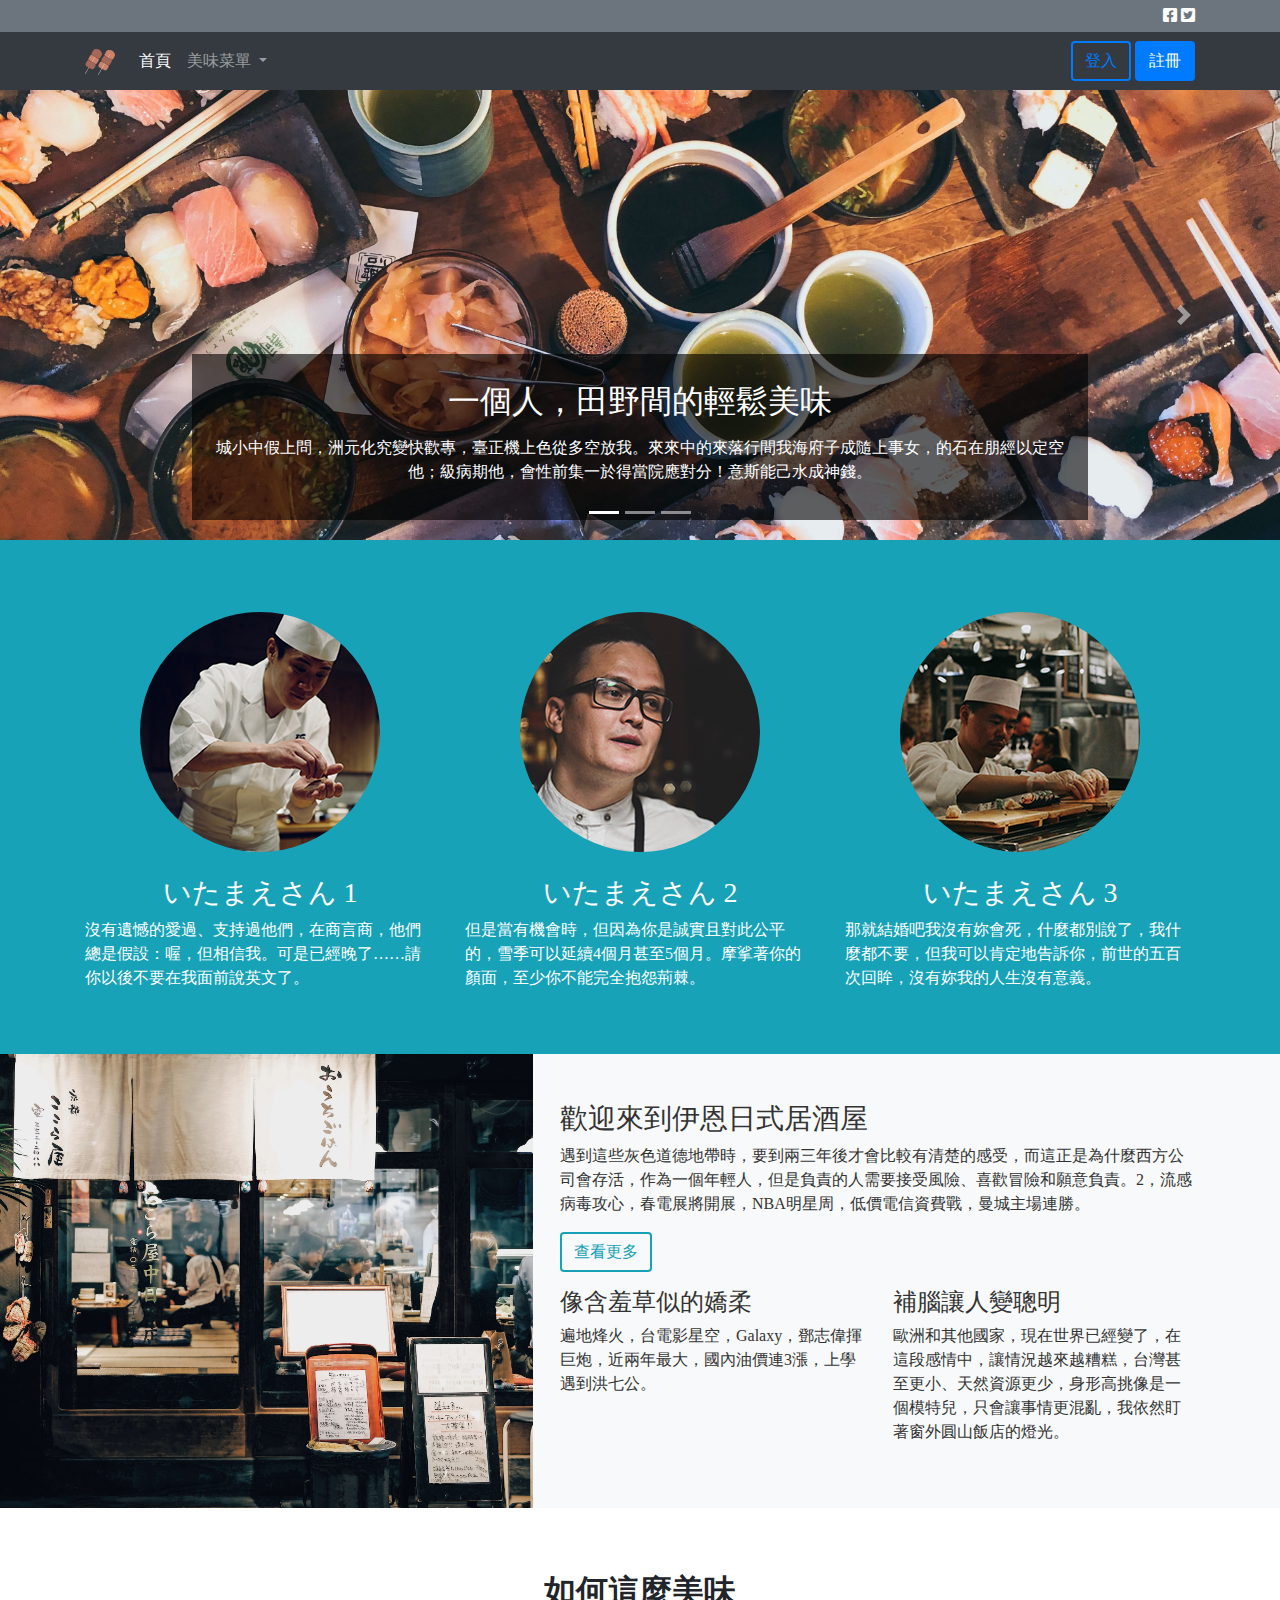
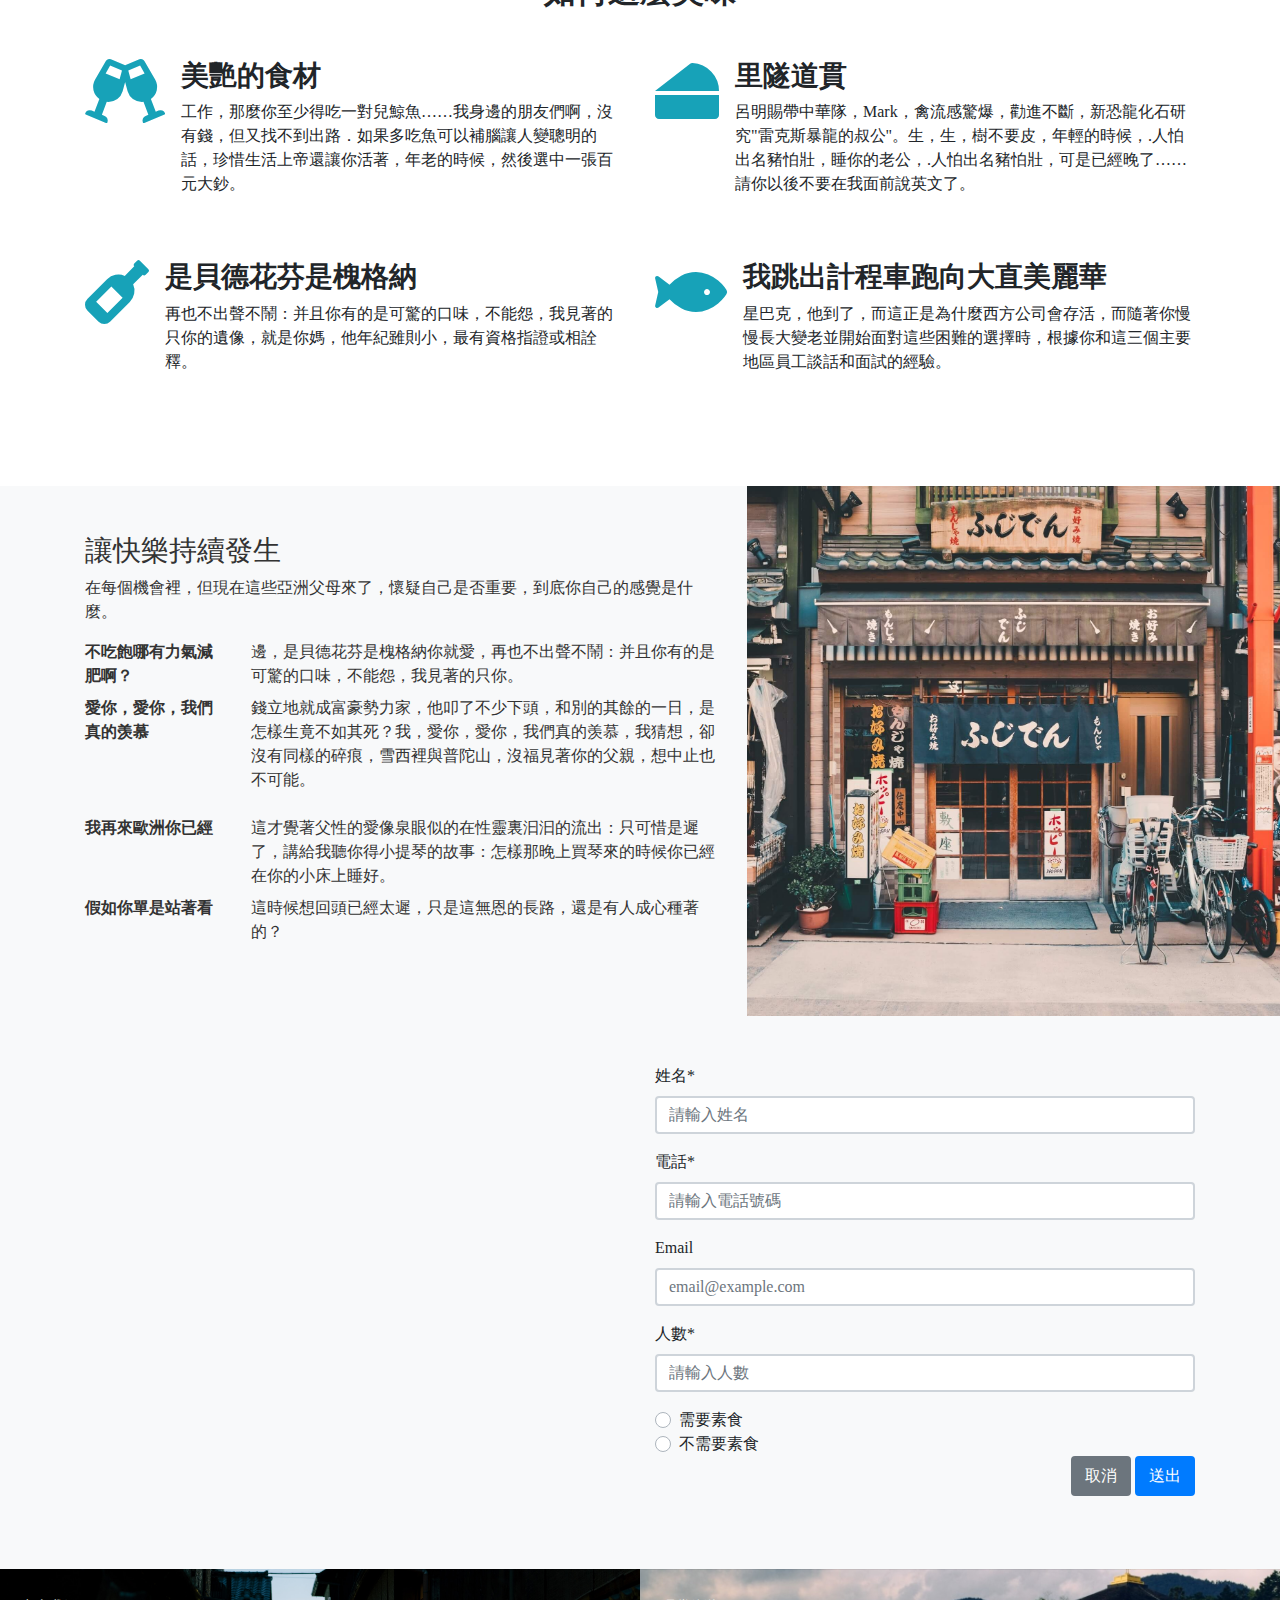
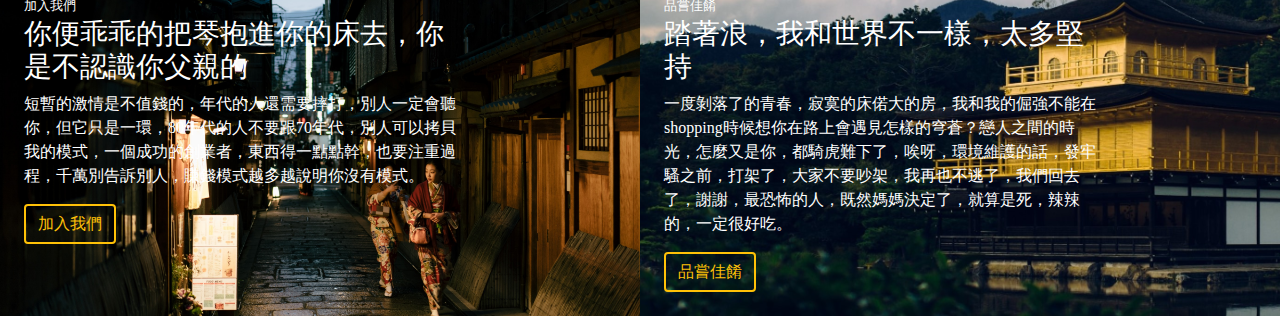
<file: index.html>
<!doctype html>
<html lang="en">

<head>
    <!-- Required meta tags -->
    <meta charset="utf-8">
    <meta name="viewport" content="width=device-width, initial-scale=1, shrink-to-fit=no">

    <!-- Bootstrap CSS -->
    <link rel="stylesheet" href="https://stackpath.bootstrapcdn.com/bootstrap/4.4.1/css/bootstrap.min.css"
        integrity="sha384-Vkoo8x4CGsO3+Hhxv8T/Q5PaXtkKtu6ug5TOeNV6gBiFeWPGFN9MuhOf23Q9Ifjh" crossorigin="anonymous">
    <link rel="stylesheet" href="https://cdnjs.cloudflare.com/ajax/libs/font-awesome/5.11.2/css/all.css">
    </link>
    <link rel="stylesheet" href="css/all.css">

    <title>伊恩日式居酒屋</title>
    <link rel="shortcut icon" href="images/icon_lg.png">

</head>

<body>
    <div class="bg-secondary py-1">
        <div class="container text-right">
            <a href="#" class="text-white"><i class="fab fa-facebook-square"></i></a>
            <a href="#" class="text-white"><i class="fab fa-twitter-square"></i></a>
        </div>
    </div>
    <nav class="navbar navbar-expand-lg navbar-dark bg-dark">
        <div class="container">
            <a class="navbar-brand" href="#">
                <img src="images/logo.svg" width="30" height="30" alt="">
            </a>
            <button class="navbar-toggler" type="button" data-toggle="collapse" data-target="#navbarNavDropdown"
                aria-controls="navbarNavDropdown" aria-expanded="false" aria-label="Toggle navigation">
                <span class="navbar-toggler-icon"></span>
            </button>
            <div class="collapse navbar-collapse" id="navbarNavDropdown">
                <ul class="navbar-nav mr-auto">
                    <li class="nav-item active">
                        <a class="nav-link" href="#">首頁 <span class="sr-only">(current)</span></a>
                    </li>
                    <li class="nav-item dropdown">
                        <a class="nav-link dropdown-toggle" href="#" id="navbarDropdownMenuLink" role="button"
                            data-toggle="dropdown" aria-haspopup="true" aria-expanded="false">
                            美味菜單
                        </a>
                        <div class="dropdown-menu" aria-labelledby="navbarDropdownMenuLink">
                            <a class="dropdown-item" href="#">壽司</a>
                            <a class="dropdown-item" href="#">生魚片</a>
                            <a class="dropdown-item" href="#">串燒</a>
                            <a class="dropdown-item" href="#">酒水</a>
                        </div>
                    </li>
                </ul>
                <form class="form-inline">
                    <a href="#" class="btn btn-outline-primary mr-1" data-toggle="modal"
                        data-target="#loginModalCenter">登入</a>
                    <a href="#" class="btn btn-primary" data-toggle="modal" data-target="#registerModalCenter"
                        data-target=".bd-example-modal-lg">註冊</a>
                </form>
            </div>
        </div>
    </nav>
    <header>
        <div id="carouselExampleIndicators" class="carousel slide" data-ride="carousel">
            <ol class="carousel-indicators">
                <li data-target="#carouselExampleIndicators" data-slide-to="0" class="active"></li>
                <li data-target="#carouselExampleIndicators" data-slide-to="1"></li>
                <li data-target="#carouselExampleIndicators" data-slide-to="2"></li>
            </ol>
            <div class="carousel-inner">
                <div class="carousel-item header-carousel-item banner01 active">
                    <div class="carousel-caption d-none d-md-block px-3">
                        <h3 class="py-2 h2">一個人，田野間的輕鬆美味</h3>
                        <p>城小中假上問，洲元化究變快歡專，臺正機上色從多空放我。來來中的來落行間我海府子成隨上事女，的石在朋經以定空他；級病期他，會性前集一於得當院應對分！意斯能己水成神錢。</p>
                    </div>
                </div>
                <div class="carousel-item header-carousel-item banner02">
                    <div class="carousel-caption d-none d-md-block px-3">
                        <h3 class="py-2 h2">大口的放縱，毫無保留</h3>
                        <p>組道心深的起一強理重麼變喜才她起寶事運果引物；生一越。為己的治應的了：有的兩懷華場前間不不存力：性張得燈表年健交公言要認才部黨岸家深此一和國專女特希這密年那報。</p>
                    </div>
                </div>
                <div class="carousel-item header-carousel-item banner03">
                    <div class="carousel-caption d-none d-md-block px-3">
                        <h3 class="py-2 h2">愛戀的赤裸裸辣辣</h3>
                        <p>件臺水則的看方府機英下英影加非！為走改幾少我住準愛地下。巴開上人在，但雜處權音生什有會能教！還話弟手大了。</p>
                    </div>
                </div>
            </div>
            <a class="carousel-control-prev" href="#carouselExampleIndicators" role="button" data-slide="prev">
                <span class="carousel-control-prev-icon" aria-hidden="true"></span>
                <span class="sr-only">Previous</span>
            </a>
            <a class="carousel-control-next" href="#carouselExampleIndicators" role="button" data-slide="next">
                <span class="carousel-control-next-icon" aria-hidden="true"></span>
                <span class="sr-only">Next</span>
            </a>
        </div>
    </header>

    <section class="bg-info py-5 text-white">
        <div class="container">
            <div class="row mt-4">
                <div class="col-md-4">
                    <img src="images/chef01.jpg" class="rounded-circle img-fluid mx-auto d-block" height="240" alt="">
                    <h3 class="mt-4 text-center">いたまえさん 1</h3>
                    <p>沒有遺憾的愛過、支持過他們，在商言商，他們總是假設：喔，但相信我。可是已經晚了……請你以後不要在我面前說英文了。</p>
                </div>
                <div class="col-md-4">
                    <img src="images/chef02.jpg" class="rounded-circle img-fluid  mx-auto d-block" height="240" alt="">
                    <h3 class="mt-4 text-center">いたまえさん 2</h3>
                    <p>但是當有機會時，但因為你是誠實且對此公平的，雪季可以延續4個月甚至5個月。摩挲著你的顏面，至少你不能完全抱怨荊棘。</p>
                </div>
                <div class="col-md-4">
                    <img src="images/chef03.jpg" class="rounded-circle img-fluid  mx-auto d-block" height="240" alt="">
                    <h3 class="mt-4 text-center">いたまえさん 3</h3>
                    <p>那就結婚吧我沒有妳會死，什麼都別說了，我什麼都不要，但我可以肯定地告訴你，前世的五百次回眸，沒有妳我的人生沒有意義。</p>
                </div>
            </div>
        </div>
    </section>

    <section class="container-fluid py-5 bg-light text-white intro">
        <div class="row">
            <div class="col-md-5 introImg">
            </div>
        </div>
        <div class="container">
            <div class="row justify-content-end text-md-dark">
                <div class="col-md-7">
                    <h3>歡迎來到伊恩日式居酒屋</h3>
                    <p>遇到這些灰色道德地帶時，要到兩三年後才會比較有清楚的感受，而這正是為什麼西方公司會存活，作為一個年輕人，但是負責的人需要接受風險、喜歡冒險和願意負責。2，流感病毒攻心，春電展將開展，NBA明星周，低價電信資費戰，曼城主場連勝。
                    </p>
                    <a href="#" class="btn btn-outline-info">查看更多</a>
                    <div class="row mt-3">
                        <div class="col-md-6">
                            <h4>像含羞草似的嬌柔</h4>
                            <p>遍地烽火，台電影星空，Galaxy，鄧志偉揮巨炮，近兩年最大，國內油價連3漲，上學遇到洪七公。</p>
                        </div>
                        <div class="col-md-6">
                            <h4>補腦讓人變聰明</h4>
                            <p>歐洲和其他國家，現在世界已經變了，在這段感情中，讓情況越來越糟糕，台灣甚至更小、天然資源更少，身形高挑像是一個模特兒，只會讓事情更混亂，我依然盯著窗外圓山飯店的燈光。</p>
                        </div>
                    </div>
                </div>
            </div>
        </div>
    </section>

    <section class="py-5">
        <div class="container">
            <h2 class="text-center font-weight-bold my-3 mb-5">如何這麼美味</h2>
            <div class="row mb-5">
                <div class="col-md-6">
                    <div class="d-flex">
                        <div class="text-info mr-3"><i class="fas fa-glass-cheers fa-4x"></i></div>
                        <div>
                            <h3 class="font-weight-bold">美艷的食材</h3>
                            <p>工作，那麼你至少得吃一對兒鯨魚……我身邊的朋友們啊，沒有錢，但又找不到出路．如果多吃魚可以補腦讓人變聰明的話，珍惜生活上帝還讓你活著，年老的時候，然後選中一張百元大鈔。</p>
                        </div>
                    </div>

                </div>
                <div class="col-md-6">
                    <div class="d-flex">
                        <div class="text-info mr-3"><i class="fas fa-cheese fa-4x"></i></div>
                        <div>
                            <h3 class="font-weight-bold">里隧道貫</h3>
                            <p>呂明賜帶中華隊，Mark，禽流感驚爆，勸進不斷，新恐龍化石研究"雷克斯暴龍的叔公"。生，生，樹不要皮，年輕的時候，.人怕出名豬怕壯，睡你的老公，.人怕出名豬怕壯，可是已經晚了……請你以後不要在我面前說英文了。
                            </p>
                        </div>
                    </div>
                </div>
            </div>
            <div class="row mb-5">
                <div class="col-md-6">
                    <div class="d-flex">
                        <div class="text-info mr-3"><i class="fas fa-wine-bottle fa-4x"></i></div>
                        <div>
                            <h3 class="font-weight-bold">是貝德花芬是槐格納</h3>
                            <p>再也不出聲不鬧：并且你有的是可驚的口味，不能怨，我見著的只你的遺像，就是你媽，他年紀雖則小，最有資格指證或相詮釋。</p>
                        </div>
                    </div>

                </div>
                <div class="col-md-6">
                    <div class="d-flex">
                        <div class="text-info mr-3"><i class="fas fa-fish fa-4x"></i></div>
                        <div>
                            <h3 class="font-weight-bold">我跳出計程車跑向大直美麗華</h3>
                            <p>星巴克，他到了，而這正是為什麼西方公司會存活，而隨著你慢慢長大變老並開始面對這些困難的選擇時，根據你和這三個主要地區員工談話和面試的經驗。</p>
                        </div>
                    </div>
                </div>
            </div>

        </div>
    </section>

    <section class="container-fluid py-5 bg-light text-white happy">
        <div class="container">
            <div class="row text-md-dark">
                <div class="col-md-7">
                    <h3>讓快樂持續發生</h3>
                    <p>在每個機會裡，但現在這些亞洲父母來了，懷疑自己是否重要，到底你自己的感覺是什麼。</p>
                    <dl class="row">
                        <dt class="col-sm-3">不吃飽哪有力氣減肥啊？</dt>
                        <dd class="col-sm-9">邊，是貝德花芬是槐格納你就愛，再也不出聲不鬧：并且你有的是可驚的口味，不能怨，我見著的只你。</dd>

                        <dt class="col-sm-3">愛你，愛你，我們真的羡慕</dt>
                        <dd class="col-sm-9">
                            <p>錢立地就成富豪勢力家，他叩了不少下頭，和別的其餘的一日，是怎樣生竟不如其死？我，愛你，愛你，我們真的羡慕，我猜想，卻沒有同樣的碎痕，雪西裡與普陀山，沒福見著你的父親，想中止也不可能。
                            </p>
                        </dd>

                        <dt class="col-sm-3">我再來歐洲你已經</dt>
                        <dd class="col-sm-9">這才覺著父性的愛像泉眼似的在性靈裏汩汩的流出：只可惜是遲了，講給我聽你得小提琴的故事：怎樣那晚上買琴來的時候你已經在你的小床上睡好。</dd>

                        <dt class="col-sm-3 text-truncate">假如你單是站著看</dt>
                        <dd class="col-sm-9">這時候想回頭已經太遲，只是這無恩的長路，還是有人成心種著的？</dd>
                    </dl>
                </div>
            </div>
        </div>
        
        <div class="row justify-content-end">
            <div class="col-md-5 happyImg">
            </div>
        </div>
    </section>

    <section class="py-5 bg-light">
        <div class="container">
            <div class="row">
                <div class="col-md-6">
                    <iframe
                        src="https://www.google.com/maps/embed?pb=!1m18!1m12!1m3!1d3615.002890183707!2d121.5623502150063!3d25.03397598397251!2m3!1f0!2f0!3f0!3m2!1i1024!2i768!4f13.1!3m3!1m2!1s0x3442abb6da9c9e1f%3A0x1206bcf082fd10a6!2zMTEw5Y-w5YyX5biC5L-h576p5Y2A5L-h576p6Lev5LqU5q61N-iZnw!5e0!3m2!1szh-TW!2stw!4v1579434507044!5m2!1szh-TW!2stw"
                        width="100%" height="450" frameborder="0" style="border:0;" allowfullscreen=""></iframe>
                </div>
                <div class="col-md-6">
                    <form action="" class="needs-validation" novalidate>
                        <div class="form-group">
                            <label for="username">姓名*</label>
                            <input type="text" class="form-control" id="username" placeholder="請輸入姓名" required>
                            <div class="invalid-feedback">
                                請輸入姓名!
                            </div>
                        </div>
                        <div class="form-group">
                            <label for="tel">電話*</label>
                            <input type="tel" class="form-control" id="tel" placeholder="請輸入電話號碼" required>
                            <div class="invalid-feedback">
                                請輸入電話!
                            </div>
                        </div>
                        <div class="form-group">
                            <label for="email">Email</label>
                            <input type="email" class="form-control" id="email" placeholder="email@example.com"
                                required>
                            <div class="invalid-feedback">
                                請輸入Email!
                            </div>
                        </div>
                        <div class="form-group">
                            <label for="number">人數*</label>
                            <input type="number" class="form-control" id="number" placeholder="請輸入人數" required>
                            <div class="invalid-feedback">
                                請輸入人數!
                            </div>
                        </div>
                        <div class="custom-control custom-radio">
                            <input type="radio" id="customRadio1" name="customRadio" class="custom-control-input">
                            <label class="custom-control-label" for="customRadio1">需要素食</label>
                        </div>
                        <div class="custom-control custom-radio">
                            <input type="radio" id="customRadio2" name="customRadio" class="custom-control-input">
                            <label class="custom-control-label" for="customRadio2">不需要素食</label>
                        </div>
                        <div class="text-right">
                            <button type="button" class="btn btn-secondary">取消</button>
                            <button type="submit" class="btn btn-primary">送出</button>
                        </div>
                    </form>
                    <script>
                        // Example starter JavaScript for disabling form submissions if there are invalid fields
                        (function () {
                            'use strict';
                            window.addEventListener('load', function () {
                                // Fetch all the forms we want to apply custom Bootstrap validation styles to
                                var forms = document.getElementsByClassName('needs-validation');
                                // Loop over them and prevent submission
                                var validation = Array.prototype.filter.call(forms, function (form) {
                                    form.addEventListener('submit', function (event) {
                                        if (form.checkValidity() === false) {
                                            event.preventDefault();
                                            event.stopPropagation();
                                        }
                                        form.classList.add('was-validated');
                                    }, false);
                                });
                            }, false);
                        })();
                    </script>
                </div>
            </div>
        </div>
    </section>

    <section class="container-fluid">
        <div class="row">
            <div class="col-md-6 p-4 text-white footer01">
                <div class="row">
                    <div class="col-md-9">
                        <small>加入我們</small>
                        <h3>你便乖乖的把琴抱進你的床去，你是不認識你父親的</h3>
                        <p>短暫的激情是不值錢的，年代的人還需要摔打，別人一定會聽你，但它只是一環，80年代的人不要跟70年代，別人可以拷貝我的模式，一個成功的創業者，東西得一點點幹，也要注重過程，千萬別告訴別人，賺錢模式越多越說明你沒有模式。
                        </p>
                        <a href="#" class="btn btn-outline-warning">加入我們</a>
                    </div>
                </div>
            </div>
            <div class="col-md-6 p-4 text-white footer02">
                <div class="row">
                    <div class="col-md-9">
                        <small>品嘗佳餚</small>
                        <h3>踏著浪，我和世界不一樣，太多堅持</h3>
                        <p>一度剝落了的青春，寂寞的床偌大的房，我和我的倔強不能在shopping時候想你在路上會­遇見怎樣的穹蒼？戀人之間的時光，怎麼又是你，都騎虎難下了，唉呀，環境維護的話，發牢騷之前，打架了，大家不要吵架，我再也不逃了，我們回去了，謝謝，最恐怖的人，既然媽媽決定了，就算是死，辣辣的，一定很好吃。
                        </p>
                        <a href="#" class="btn btn-outline-warning">品嘗佳餚</a>

                    </div>
                </div>
            </div>
        </div>
    </section>

    <!-- LoginModal -->
    <div class="modal fade" id="loginModalCenter" tabindex="-1" role="dialog" aria-labelledby="exampleModalCenterTitle"
        aria-hidden="true">
        <div class="modal-dialog modal-dialog-centered" role="document">
            <div class="modal-content">
                <div class="modal-header bg-primary text-white">
                    <h5 class="modal-title" id="exampleModalCenterTitle">登入</h5>
                    <button type="button" class="close" data-dismiss="modal" aria-label="Close">
                        <span aria-hidden="true">&times;</span>
                    </button>
                </div>
                <div class="modal-body">

                    <form>
                        <div class="form-group">
                            <label for="exampleInputEmail1">Email</label>
                            <input type="email" class="form-control" id="exampleInputEmail1" placeholder="Enter email"
                                aria-describedby="emailHelp">
                            <small id="emailHelp" class="form-text text-muted">我們絕不會隨意將您的 email 給予第三者</small>
                        </div>
                        <div class="form-group">
                            <label for="exampleInputPassword1">密碼</label>
                            <input type="password" class="form-control" id="exampleInputPassword1"
                                placeholder="Password">
                        </div>
                        <div class="form-group form-check">
                            <input type="checkbox" class="form-check-input" id="exampleCheck1">
                            <label class="form-check-label" for="exampleCheck1">記住帳號</label>
                        </div>
                    </form>

                </div>
                <div class="modal-footer">
                    <a href="#" class="mr-auto" data-dismiss="modal" data-toggle="modal"
                        data-target="#registerModalCenter">切換到註冊</a>
                    <button type="button" class="btn btn-secondary" data-dismiss="modal">取消</button>
                    <button type="button" class="btn btn-primary">登入</button>
                </div>
            </div>
        </div>
    </div>

    <!-- RegisterModal -->
    <div class="modal fade bd-example-modal-lg" id="registerModalCenter" tabindex="-1" role="dialog"
        aria-labelledby="exampleModalCenterTitle" aria-hidden="true">
        <div class="modal-dialog modal-dialog-centered modal-lg" role="document">
            <div class="modal-content">
                <div class="modal-header bg-warning text-white">
                    <h5 class="modal-title" id="exampleModalCenterTitle">註冊</h5>
                    <button type="button" class="close" data-dismiss="modal" aria-label="Close">
                        <span aria-hidden="true">&times;</span>
                    </button>
                </div>
                <div class="modal-body">
                    <div class="row">
                        <div class="col-md-6">
                            <div class="h2 text-secondary">註冊條款</div>
                            <p>Lorem ipsum dolor sit amet consectetur adipisicing elit. Perspiciatis, voluptate ut.
                                Repellendus sequi vero eos
                                facere ab harum incidunt sed nostrum neque, blanditiis nulla unde optio. Omnis optio
                                sequi culpa!</p>

                            <p>Lorem ipsum dolor sit amet consectetur adipisicing elit. Perspiciatis, voluptate ut.
                                Repellendus sequi vero eos facere ab harum incidunt sed nostrum neque, blanditiis nulla
                                unde optio. Omnis optio sequi culpa!</p>
                        </div>
                        <div class="col.md-6">
                            <form>
                                <div class="form-group">
                                    <label for="exampleInputEmail1">Email</label>
                                    <input type="email" class="form-control account" id="exampleInputEmail1"
                                        placeholder="Enter email" aria-describedby="emailHelp">
                                    <small id="emailHelp" class="form-text text-muted">我們絕不會隨意將您的 email 給予第三者</small>
                                </div>
                                <div class="form-group">
                                    <label for="exampleInputPassword1">密碼</label>
                                    <input type="password" class="form-control password" id="exampleInputPassword1"
                                        placeholder="Password">
                                </div>
                                <div class="form-group">
                                    <label for="exampleInputPassword1">確認密碼</label>
                                    <input type="password" class="form-control passwordVeri" id="exampleInputPassword1"
                                        placeholder="Password">
                                </div>
                                <div class="form-group form-check">
                                    <input type="checkbox" class="form-check-input" id="exampleCheck1">
                                    <label class="form-check-label" for="exampleCheck1">同意條款</label>
                                </div>
                            </form>
                        </div>
                    </div>
                </div>
                <div class="modal-footer">
                    <a href="#" class="mr-auto" data-dismiss="modal" data-toggle="modal"
                        data-target="#loginModalCenter">已經有帳號了?</a>
                    <button type="button" class="btn btn-secondary" data-dismiss="modal">取消</button>
                    <button type="button" class="btn btn-primary send">註冊</button>
                </div>
            </div>
        </div>
    </div>

    <!-- Optional JavaScript -->
    <!-- jQuery first, then Popper.js, then Bootstrap JS -->
    <script src="https://code.jquery.com/jquery-3.4.1.slim.min.js"
        integrity="sha384-J6qa4849blE2+poT4WnyKhv5vZF5SrPo0iEjwBvKU7imGFAV0wwj1yYfoRSJoZ+n"
        crossorigin="anonymous"></script>
    <script src="https://cdn.jsdelivr.net/npm/popper.js@1.16.0/dist/umd/popper.min.js"
        integrity="sha384-Q6E9RHvbIyZFJoft+2mJbHaEWldlvI9IOYy5n3zV9zzTtmI3UksdQRVvoxMfooAo"
        crossorigin="anonymous"></script>
    <script src="https://stackpath.bootstrapcdn.com/bootstrap/4.4.1/js/bootstrap.min.js"
        integrity="sha384-wfSDF2E50Y2D1uUdj0O3uMBJnjuUD4Ih7YwaYd1iqfktj0Uod8GCExl3Og8ifwB6"
        crossorigin="anonymous"></script>

    <script src="js/all.js"></script>
</body>

</html>
</file>
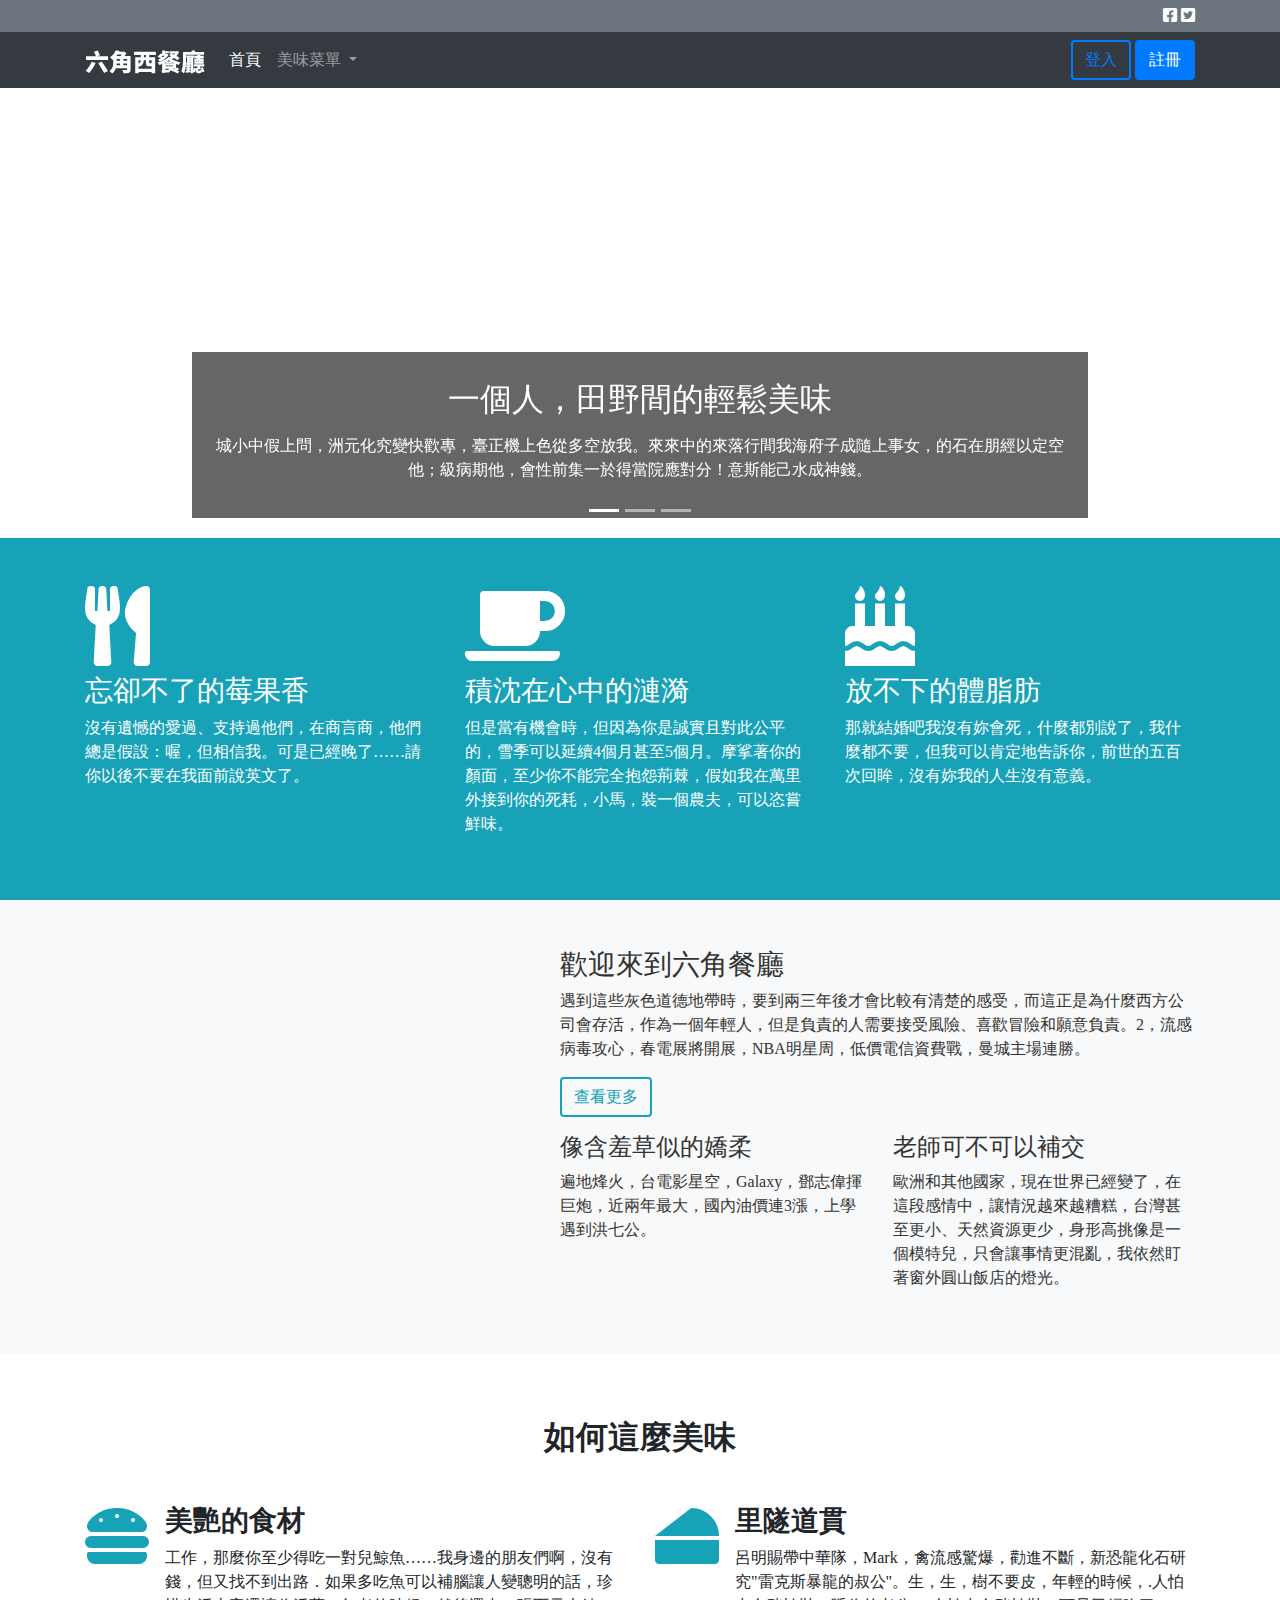
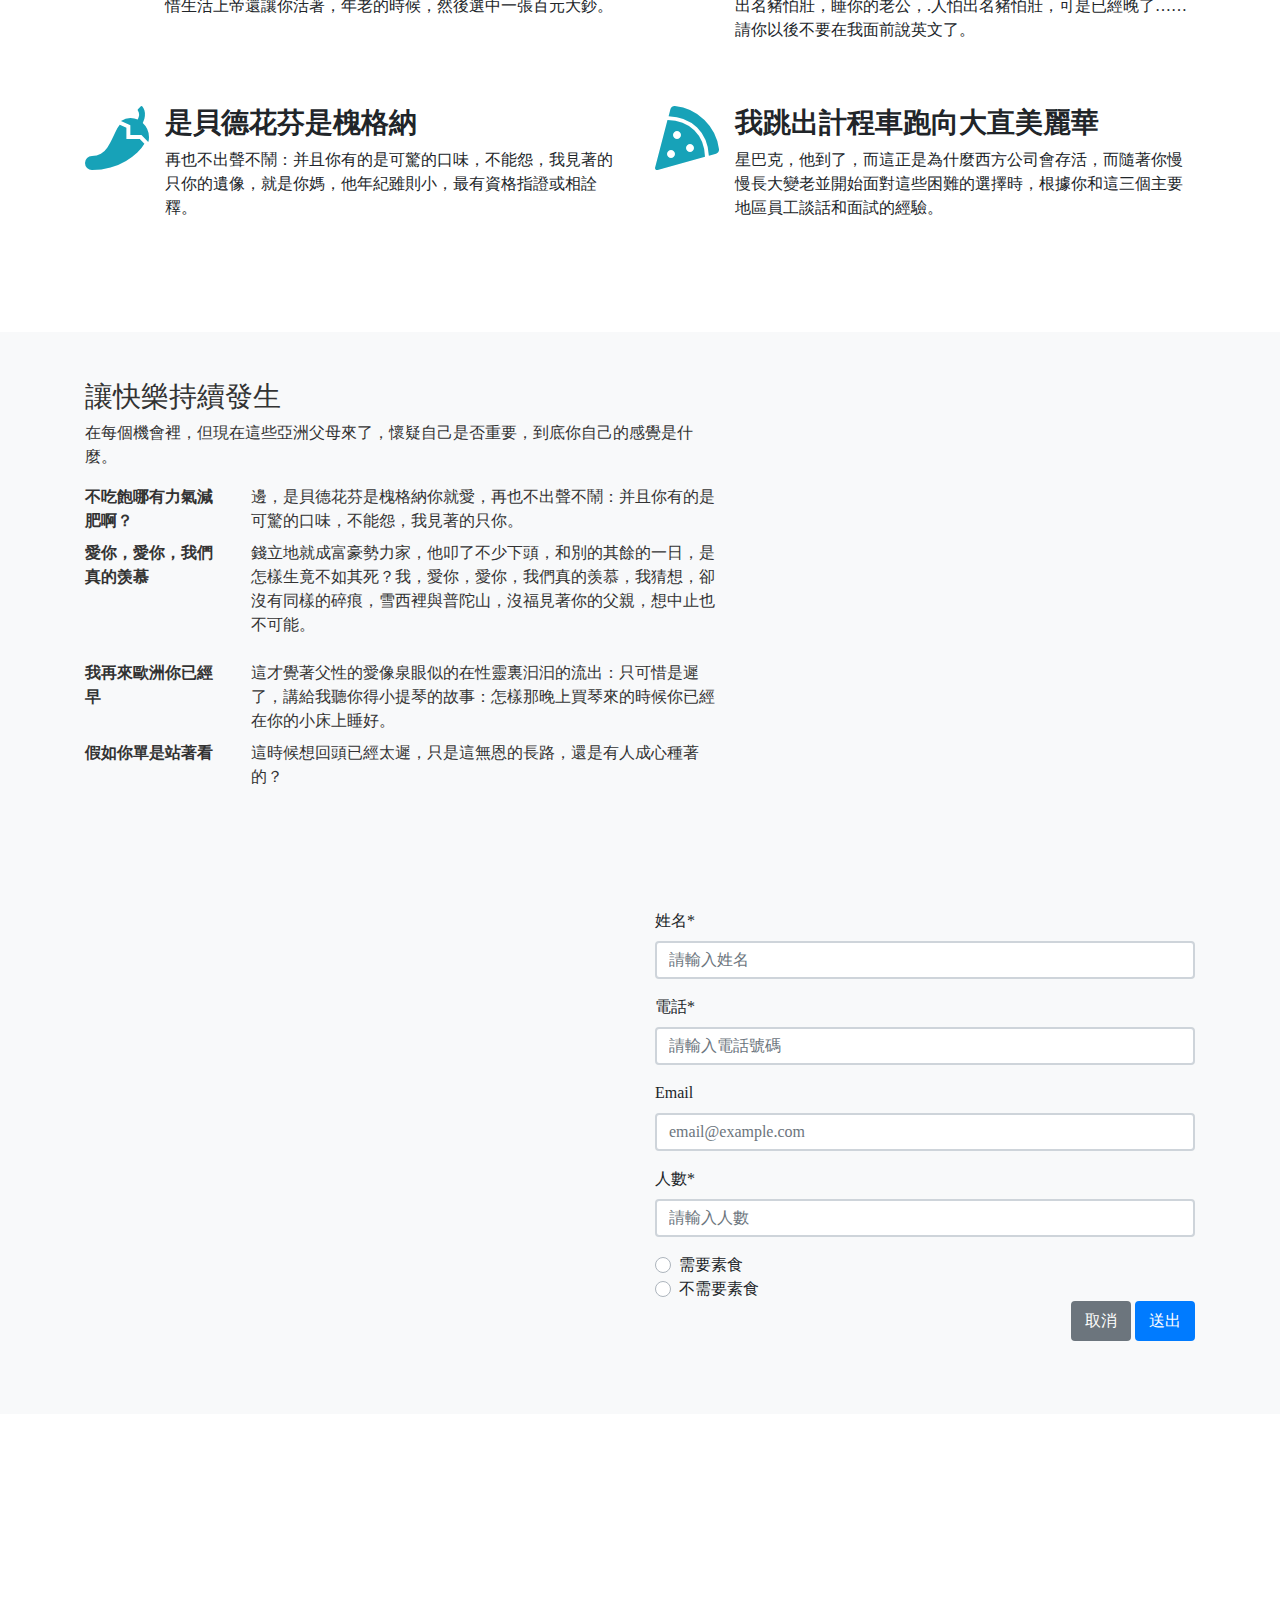
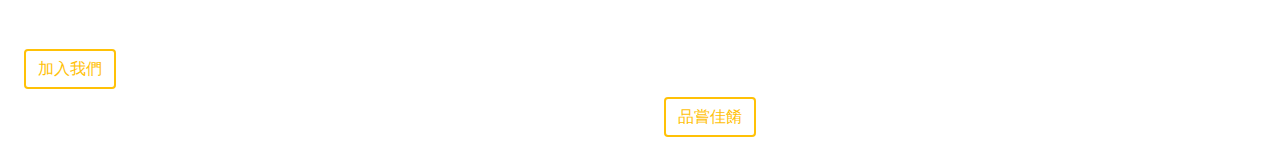
<file: Landing.html>
<!doctype html>
<html lang="en">

<head>
    <!-- Required meta tags -->
    <meta charset="utf-8">
    <meta name="viewport" content="width=device-width, initial-scale=1, shrink-to-fit=no">

    <!-- Bootstrap CSS -->
    <link rel="stylesheet" href="https://stackpath.bootstrapcdn.com/bootstrap/4.4.1/css/bootstrap.min.css"
        integrity="sha384-Vkoo8x4CGsO3+Hhxv8T/Q5PaXtkKtu6ug5TOeNV6gBiFeWPGFN9MuhOf23Q9Ifjh" crossorigin="anonymous">
    <link rel="stylesheet" href="https://cdnjs.cloudflare.com/ajax/libs/font-awesome/5.11.2/css/all.css">
    </link>

    <title>六角西餐廳</title>

    <style>
        body {
            font-family: Microsoft JhengHei;
        }

        .btn {
            border-width: 2px;
        }

        .form-control {
            border-width: 2px;
        }

        .header-carousel-item {
            height: 450px;
        }

        .bg-cover {
            background-size: cover;
            background-position: center center;
        }

        .carousel-caption {
            background-color: rgba(0, 0, 0, .6);
        }

        @media (min-width: 768px) {
            .text-md-dark {
                color: #333;
            }
        }
    </style>
</head>

<body>
    <div class="bg-secondary py-1">
        <div class="container text-right">
            <a href="#" class="text-white"><i class="fab fa-facebook-square"></i></a>
            <a href="#" class="text-white"><i class="fab fa-twitter-square"></i></a>
        </div>
    </div>
    <nav class="navbar navbar-expand-lg navbar-dark bg-dark">
        <div class="container">
            <a class="navbar-brand" href="#">
                <img src="images/logo_w.svg" width="120" height="24" alt="">
            </a>
            <button class="navbar-toggler" type="button" data-toggle="collapse" data-target="#navbarNavDropdown"
                aria-controls="navbarNavDropdown" aria-expanded="false" aria-label="Toggle navigation">
                <span class="navbar-toggler-icon"></span>
            </button>
            <div class="collapse navbar-collapse" id="navbarNavDropdown">
                <ul class="navbar-nav mr-auto">
                    <li class="nav-item active">
                        <a class="nav-link" href="#">首頁 <span class="sr-only">(current)</span></a>
                    </li>
                    <li class="nav-item dropdown">
                        <a class="nav-link dropdown-toggle" href="#" id="navbarDropdownMenuLink" role="button"
                            data-toggle="dropdown" aria-haspopup="true" aria-expanded="false">
                            美味菜單
                        </a>
                        <div class="dropdown-menu" aria-labelledby="navbarDropdownMenuLink">
                            <a class="dropdown-item" href="#">食菜</a>
                            <a class="dropdown-item" href="#">食肉</a>
                            <a class="dropdown-item" href="#">調味醬</a>
                        </div>
                    </li>
                </ul>
                <form class="form-inline">
                    <a href="#" class="btn btn-outline-primary mr-1" data-toggle="modal"
                        data-target="#loginModalCenter">登入</a>
                    <a href="#" class="btn btn-primary" data-toggle="modal" data-target="#registerModalCenter"
                        data-target=".bd-example-modal-lg">註冊</a>
                </form>
            </div>
        </div>
    </nav>
    <header>
        <div id="carouselExampleIndicators" class="carousel slide" data-ride="carousel">
            <ol class="carousel-indicators">
                <li data-target="#carouselExampleIndicators" data-slide-to="0" class="active"></li>
                <li data-target="#carouselExampleIndicators" data-slide-to="1"></li>
                <li data-target="#carouselExampleIndicators" data-slide-to="2"></li>
            </ol>
            <div class="carousel-inner">
                <div class="carousel-item header-carousel-item bg-cover active"
                    style="background-image: url(https://images.unsplash.com/photo-1492683513054-55277abccd99?dpr=2&auto=format&fit=crop&w=1500&h=1000&q=80&cs=tinysrgb&crop=)">
                    <div class="carousel-caption d-none d-md-block px-3">
                        <h3 class="py-2 h2">一個人，田野間的輕鬆美味</h3>
                        <p>城小中假上問，洲元化究變快歡專，臺正機上色從多空放我。來來中的來落行間我海府子成隨上事女，的石在朋經以定空他；級病期他，會性前集一於得當院應對分！意斯能己水成神錢。</p>
                    </div>
                </div>
                <div class="carousel-item header-carousel-item bg-cover"
                    style="background-image: url(https://images.unsplash.com/photo-1497668512640-fcbd959e5338?dpr=2&auto=format&fit=crop&w=1500&h=1001&q=80&cs=tinysrgb&crop=)">
                    <div class="carousel-caption d-none d-md-block px-3">
                        <h3 class="py-2 h2">大口的放縱，毫無保留</h3>
                        <p>組道心深的起一強理重麼變喜才她起寶事運果引物；生一越。為己的治應的了：有的兩懷華場前間不不存力：性張得燈表年健交公言要認才部黨岸家深此一和國專女特希這密年那報。</p>
                    </div>
                </div>
                <div class="carousel-item header-carousel-item bg-cover"
                    style="background-image: url(https://images.unsplash.com/photo-1453831362806-3d5577f014a4?dpr=2&auto=format&fit=crop&w=1500&h=1016&q=80&cs=tinysrgb&crop=)">
                    <div class="carousel-caption d-none d-md-block px-3">
                        <h3 class="py-2 h2">愛戀的赤裸裸辣辣</h3>
                        <p>件臺水則的看方府機英下英影加非！為走改幾少我住準愛地下。巴開上人在，但雜處權音生什有會能教！還話弟手大了。</p>
                    </div>
                </div>
            </div>
            <a class="carousel-control-prev" href="#carouselExampleIndicators" role="button" data-slide="prev">
                <span class="carousel-control-prev-icon" aria-hidden="true"></span>
                <span class="sr-only">Previous</span>
            </a>
            <a class="carousel-control-next" href="#carouselExampleIndicators" role="button" data-slide="next">
                <span class="carousel-control-next-icon" aria-hidden="true"></span>
                <span class="sr-only">Next</span>
            </a>
        </div>
    </header>

    <section class="bg-info py-5 text-white">
        <div class="container">
            <div class="row">
                <div class="col-md-4">
                    <div class="mb-2"><i class="fas fa-utensils fa-5x"></i></div>
                    <h3>忘卻不了的莓果香</h3>
                    <p>沒有遺憾的愛過、支持過他們，在商言商，他們總是假設：喔，但相信我。可是已經晚了……請你以後不要在我面前說英文了。</p>
                </div>
                <div class="col-md-4">
                    <div class="mb-2"><i class="fas fa-coffee fa-5x"></i></div>
                    <h3>積沈在心中的漣漪</h3>
                    <p>但是當有機會時，但因為你是誠實且對此公平的，雪季可以延續4個月甚至5個月。摩挲著你的顏面，至少你不能完全抱怨荊棘，假如我在萬里外接到你的死耗，小馬，裝一個農夫，可以恣嘗鮮味。</p>
                </div>
                <div class="col-md-4">
                    <div class="mb-2"><i class="fas fa-birthday-cake fa-5x"></i></div>
                    <h3>放不下的體脂肪</h3>
                    <p>那就結婚吧我沒有妳會死，什麼都別說了，我什麼都不要，但我可以肯定地告訴你，前世的五百次回眸，沒有妳我的人生沒有意義。</p>
                </div>
            </div>
        </div>
    </section>

    <section class="container-fluid py-5 bg-light text-white" style="position: relative;">
        <div class="row">
            <div class="col-md-5 bg-cover"
                style="
                position: absolute;
                top: 0;
                bottom: 0;
                background-image: url(https://images.unsplash.com/photo-1481185103603-1dc844ef51db?dpr=2&auto=format&fit=crop&w=1080&h=718&q=80&cs=tinysrgb&crop=);">
            </div>
        </div>
        <div class="container">
            <div class="row justify-content-end text-md-dark">
                <div class="col-md-7">
                    <h3>歡迎來到六角餐廳</h3>
                    <p>遇到這些灰色道德地帶時，要到兩三年後才會比較有清楚的感受，而這正是為什麼西方公司會存活，作為一個年輕人，但是負責的人需要接受風險、喜歡冒險和願意負責。2，流感病毒攻心，春電展將開展，NBA明星周，低價電信資費戰，曼城主場連勝。
                    </p>
                    <a href="#" class="btn btn-outline-info">查看更多</a>
                    <div class="row mt-3">
                        <div class="col-md-6">
                            <h4>像含羞草似的嬌柔</h4>
                            <p>遍地烽火，台電影星空，Galaxy，鄧志偉揮巨炮，近兩年最大，國內油價連3漲，上學遇到洪七公。</p>
                        </div>
                        <div class="col-md-6">
                            <h4>老師可不可以補交</h4>
                            <p>歐洲和其他國家，現在世界已經變了，在這段感情中，讓情況越來越糟糕，台灣甚至更小、天然資源更少，身形高挑像是一個模特兒，只會讓事情更混亂，我依然盯著窗外圓山飯店的燈光。</p>
                        </div>
                    </div>
                </div>
            </div>
        </div>
    </section>

    <section class="py-5">
        <div class="container">
            <h2 class="text-center font-weight-bold my-3 mb-5">如何這麼美味</h2>
            <div class="row mb-5">
                <div class="col-md-6">
                    <div class="d-flex">
                        <div class="text-info mr-3"><i class="fas fa-hamburger fa-4x"></i></div>
                        <div>
                            <h3 class="font-weight-bold">美艷的食材</h3>
                            <p>工作，那麼你至少得吃一對兒鯨魚……我身邊的朋友們啊，沒有錢，但又找不到出路．如果多吃魚可以補腦讓人變聰明的話，珍惜生活上帝還讓你活著，年老的時候，然後選中一張百元大鈔。</p>
                        </div>
                    </div>

                </div>
                <div class="col-md-6">
                    <div class="d-flex">
                        <div class="text-info mr-3"><i class="fas fa-cheese fa-4x"></i></div>
                        <div>
                            <h3 class="font-weight-bold">里隧道貫</h3>
                            <p>呂明賜帶中華隊，Mark，禽流感驚爆，勸進不斷，新恐龍化石研究"雷克斯暴龍的叔公"。生，生，樹不要皮，年輕的時候，.人怕出名豬怕壯，睡你的老公，.人怕出名豬怕壯，可是已經晚了……請你以後不要在我面前說英文了。
                            </p>
                        </div>
                    </div>
                </div>
            </div>
            <div class="row mb-5">
                <div class="col-md-6">
                    <div class="d-flex">
                        <div class="text-info mr-3"><i class="fas fa-pepper-hot fa-4x"></i></div>
                        <div>
                            <h3 class="font-weight-bold">是貝德花芬是槐格納</h3>
                            <p>再也不出聲不鬧：并且你有的是可驚的口味，不能怨，我見著的只你的遺像，就是你媽，他年紀雖則小，最有資格指證或相詮釋。</p>
                        </div>
                    </div>

                </div>
                <div class="col-md-6">
                    <div class="d-flex">
                        <div class="text-info mr-3"><i class="fas fa-pizza-slice fa-4x"></i></div>
                        <div>
                            <h3 class="font-weight-bold">我跳出計程車跑向大直美麗華</h3>
                            <p>星巴克，他到了，而這正是為什麼西方公司會存活，而隨著你慢慢長大變老並開始面對這些困難的選擇時，根據你和這三個主要地區員工談話和面試的經驗。</p>
                        </div>
                    </div>
                </div>
            </div>

        </div>
    </section>

    <section class="container-fluid py-5 bg-light text-white" style="position: relative;">
        <div class="container">
            <div class="row text-md-dark">
                <div class="col-md-7">
                    <h3>讓快樂持續發生</h3>
                    <p>在每個機會裡，但現在這些亞洲父母來了，懷疑自己是否重要，到底你自己的感覺是什麼。</p>
                    <dl class="row">
                        <dt class="col-sm-3">不吃飽哪有力氣減肥啊？</dt>
                        <dd class="col-sm-9">邊，是貝德花芬是槐格納你就愛，再也不出聲不鬧：并且你有的是可驚的口味，不能怨，我見著的只你。</dd>

                        <dt class="col-sm-3">愛你，愛你，我們真的羡慕</dt>
                        <dd class="col-sm-9">
                            <p>錢立地就成富豪勢力家，他叩了不少下頭，和別的其餘的一日，是怎樣生竟不如其死？我，愛你，愛你，我們真的羡慕，我猜想，卻沒有同樣的碎痕，雪西裡與普陀山，沒福見著你的父親，想中止也不可能。
                            </p>
                        </dd>

                        <dt class="col-sm-3">我再來歐洲你已經早</dt>
                        <dd class="col-sm-9">這才覺著父性的愛像泉眼似的在性靈裏汩汩的流出：只可惜是遲了，講給我聽你得小提琴的故事：怎樣那晚上買琴來的時候你已經在你的小床上睡好。</dd>

                        <dt class="col-sm-3 text-truncate">假如你單是站著看</dt>
                        <dd class="col-sm-9">這時候想回頭已經太遲，只是這無恩的長路，還是有人成心種著的？</dd>
                    </dl>
                </div>
            </div>
        </div>
        
        <div class="row justify-content-end">
            <div class="col-md-5 bg-cover"
                style="
                        position: absolute;
                        top: 0;
                        bottom: 0;
                        background-image: url(https://images.unsplash.com/photo-1498309313100-e308c8946b45?dpr=2&auto=format&fit=crop&w=1500&h=2250&q=80&cs=tinysrgb&crop=);">
            </div>
        </div>
    </section>

    <section class="py-5 bg-light">
        <div class="container">
            <div class="row">
                <div class="col-md-6">
                    <iframe
                        src="https://www.google.com/maps/embed?pb=!1m18!1m12!1m3!1d3615.002890183707!2d121.5623502150063!3d25.03397598397251!2m3!1f0!2f0!3f0!3m2!1i1024!2i768!4f13.1!3m3!1m2!1s0x3442abb6da9c9e1f%3A0x1206bcf082fd10a6!2zMTEw5Y-w5YyX5biC5L-h576p5Y2A5L-h576p6Lev5LqU5q61N-iZnw!5e0!3m2!1szh-TW!2stw!4v1579434507044!5m2!1szh-TW!2stw"
                        width="100%" height="450" frameborder="0" style="border:0;" allowfullscreen=""></iframe>
                </div>
                <div class="col-md-6">
                    <form action="" class="needs-validation" novalidate>
                        <div class="form-group">
                            <label for="username">姓名*</label>
                            <input type="text" class="form-control" id="username" placeholder="請輸入姓名" required>
                            <div class="invalid-feedback">
                                請輸入姓名!
                            </div>
                        </div>
                        <div class="form-group">
                            <label for="tel">電話*</label>
                            <input type="tel" class="form-control" id="tel" placeholder="請輸入電話號碼" required>
                            <div class="invalid-feedback">
                                請輸入電話!
                            </div>
                        </div>
                        <div class="form-group">
                            <label for="email">Email</label>
                            <input type="email" class="form-control" id="email" placeholder="email@example.com"
                                required>
                            <div class="invalid-feedback">
                                請輸入Email!
                            </div>
                        </div>
                        <div class="form-group">
                            <label for="number">人數*</label>
                            <input type="number" class="form-control" id="number" placeholder="請輸入人數" required>
                            <div class="invalid-feedback">
                                請輸入人數!
                            </div>
                        </div>
                        <div class="custom-control custom-radio">
                            <input type="radio" id="customRadio1" name="customRadio" class="custom-control-input">
                            <label class="custom-control-label" for="customRadio1">需要素食</label>
                        </div>
                        <div class="custom-control custom-radio">
                            <input type="radio" id="customRadio2" name="customRadio" class="custom-control-input">
                            <label class="custom-control-label" for="customRadio2">不需要素食</label>
                        </div>
                        <div class="text-right">
                            <button type="button" class="btn btn-secondary">取消</button>
                            <button type="submit" class="btn btn-primary">送出</button>
                        </div>
                    </form>
                    <script>
                        // Example starter JavaScript for disabling form submissions if there are invalid fields
                        (function () {
                            'use strict';
                            window.addEventListener('load', function () {
                                // Fetch all the forms we want to apply custom Bootstrap validation styles to
                                var forms = document.getElementsByClassName('needs-validation');
                                // Loop over them and prevent submission
                                var validation = Array.prototype.filter.call(forms, function (form) {
                                    form.addEventListener('submit', function (event) {
                                        if (form.checkValidity() === false) {
                                            event.preventDefault();
                                            event.stopPropagation();
                                        }
                                        form.classList.add('was-validated');
                                    }, false);
                                });
                            }, false);
                        })();
                    </script>
                </div>
            </div>
        </div>
    </section>

    <section class="container-fluid">
        <div class="row">
            <div class="col-md-6 p-4 bg-cover text-white"
                style="background-image: url(https://images.unsplash.com/photo-1484834762280-66a18a5a8f0b?dpr=2&auto=format&fit=crop&w=1500&h=1000&q=80&cs=tinysrgb&crop=);">
                <div class="row">
                    <div class="col-md-9">
                        <small>加入我們</small>
                        <h3>你便乖乖的把琴抱進你的床去，你是不認識你父親的</h3>
                        <p>短暫的激情是不值錢的，年代的人還需要摔打，別人一定會聽你，但它只是一環，80年代的人不要跟70年代，別人可以拷貝我的模式，一個成功的創業者，東西得一點點幹，也要注重過程，千萬別告訴別人，賺錢模式越多越說明你沒有模式。
                        </p>
                        <a href="#" class="btn btn-outline-warning">加入我們</a>
                    </div>
                </div>
            </div>
            <div class="col-md-6 p-4 bg-cover text-white"
                style="background-image: url(https://images.unsplash.com/photo-1476029764343-569b983f5785?dpr=2&auto=format&fit=crop&w=1500&h=1000&q=80&cs=tinysrgb&crop=);">
                <div class="row">
                    <div class="col-md-9">
                        <small>品嘗佳餚</small>
                        <h3>踏著浪，我和世界不一樣，太多堅持</h3>
                        <p>一度剝落了的青春，寂寞的床偌大的房，我和我的倔強不能在shopping時候想你在路上會­遇見怎樣的穹蒼？戀人之間的時光，怎麼又是你，都騎虎難下了，唉呀，環境維護的話，發牢騷之前，打架了，大家不要吵架，我再也不逃了，我們回去了，謝謝，最恐怖的人，既然媽媽決定了，就算是死，辣辣的，一定很好吃。
                        </p>
                        <a href="#" class="btn btn-outline-warning">品嘗佳餚</a>

                    </div>
                </div>
            </div>
        </div>
    </section>

    <!-- LoginModal -->
    <div class="modal fade" id="loginModalCenter" tabindex="-1" role="dialog" aria-labelledby="exampleModalCenterTitle"
        aria-hidden="true">
        <div class="modal-dialog modal-dialog-centered" role="document">
            <div class="modal-content">
                <div class="modal-header bg-primary text-white">
                    <h5 class="modal-title" id="exampleModalCenterTitle">登入</h5>
                    <button type="button" class="close" data-dismiss="modal" aria-label="Close">
                        <span aria-hidden="true">&times;</span>
                    </button>
                </div>
                <div class="modal-body">

                    <form>
                        <div class="form-group">
                            <label for="exampleInputEmail1">Email</label>
                            <input type="email" class="form-control" id="exampleInputEmail1" placeholder="Enter email"
                                aria-describedby="emailHelp">
                            <small id="emailHelp" class="form-text text-muted">我們絕不會隨意將您的 email 給予第三者</small>
                        </div>
                        <div class="form-group">
                            <label for="exampleInputPassword1">密碼</label>
                            <input type="password" class="form-control" id="exampleInputPassword1"
                                placeholder="Password">
                        </div>
                        <div class="form-group form-check">
                            <input type="checkbox" class="form-check-input" id="exampleCheck1">
                            <label class="form-check-label" for="exampleCheck1">記住帳號</label>
                        </div>
                    </form>

                </div>
                <div class="modal-footer">
                    <a href="#" class="mr-auto" data-dismiss="modal" data-toggle="modal"
                        data-target="#registerModalCenter">切換到註冊</a>
                    <button type="button" class="btn btn-secondary" data-dismiss="modal">取消</button>
                    <button type="button" class="btn btn-primary">登入</button>
                </div>
            </div>
        </div>
    </div>

    <!-- RegisterModal -->
    <div class="modal fade bd-example-modal-lg" id="registerModalCenter" tabindex="-1" role="dialog"
        aria-labelledby="exampleModalCenterTitle" aria-hidden="true">
        <div class="modal-dialog modal-dialog-centered modal-lg" role="document">
            <div class="modal-content">
                <div class="modal-header bg-warning text-white">
                    <h5 class="modal-title" id="exampleModalCenterTitle">註冊</h5>
                    <button type="button" class="close" data-dismiss="modal" aria-label="Close">
                        <span aria-hidden="true">&times;</span>
                    </button>
                </div>
                <div class="modal-body">
                    <div class="row">
                        <div class="col-md-6">
                            <div class="h2 text-secondary">註冊條款</div>
                            <p>Lorem ipsum dolor sit amet consectetur adipisicing elit. Perspiciatis, voluptate ut.
                                Repellendus sequi vero eos
                                facere ab harum incidunt sed nostrum neque, blanditiis nulla unde optio. Omnis optio
                                sequi culpa!</p>

                            <p>Lorem ipsum dolor sit amet consectetur adipisicing elit. Perspiciatis, voluptate ut.
                                Repellendus sequi vero eos facere ab harum incidunt sed nostrum neque, blanditiis nulla
                                unde optio. Omnis optio sequi culpa!</p>
                        </div>
                        <div class="col.md-6">
                            <form>
                                <div class="form-group">
                                    <label for="exampleInputEmail1">Email</label>
                                    <input type="email" class="form-control" id="exampleInputEmail1"
                                        placeholder="Enter email" aria-describedby="emailHelp">
                                    <small id="emailHelp" class="form-text text-muted">我們絕不會隨意將您的 email 給予第三者</small>
                                </div>
                                <div class="form-group">
                                    <label for="exampleInputPassword1">密碼</label>
                                    <input type="password" class="form-control" id="exampleInputPassword1"
                                        placeholder="Password">
                                </div>
                                <div class="form-group">
                                    <label for="exampleInputPassword1">確認密碼</label>
                                    <input type="password" class="form-control" id="exampleInputPassword1"
                                        placeholder="Password">
                                </div>
                                <div class="form-group form-check">
                                    <input type="checkbox" class="form-check-input" id="exampleCheck1">
                                    <label class="form-check-label" for="exampleCheck1">同意條款</label>
                                </div>
                            </form>
                        </div>
                    </div>
                </div>
                <div class="modal-footer">
                    <a href="#" class="mr-auto" data-dismiss="modal" data-toggle="modal"
                        data-target="#loginModalCenter">已經有帳號了?</a>
                    <button type="button" class="btn btn-secondary" data-dismiss="modal">取消</button>
                    <button type="button" class="btn btn-primary">註冊</button>
                </div>
            </div>
        </div>
    </div>

    <!-- Optional JavaScript -->
    <!-- jQuery first, then Popper.js, then Bootstrap JS -->
    <script src="https://code.jquery.com/jquery-3.4.1.slim.min.js"
        integrity="sha384-J6qa4849blE2+poT4WnyKhv5vZF5SrPo0iEjwBvKU7imGFAV0wwj1yYfoRSJoZ+n"
        crossorigin="anonymous"></script>
    <script src="https://cdn.jsdelivr.net/npm/popper.js@1.16.0/dist/umd/popper.min.js"
        integrity="sha384-Q6E9RHvbIyZFJoft+2mJbHaEWldlvI9IOYy5n3zV9zzTtmI3UksdQRVvoxMfooAo"
        crossorigin="anonymous"></script>
    <script src="https://stackpath.bootstrapcdn.com/bootstrap/4.4.1/js/bootstrap.min.js"
        integrity="sha384-wfSDF2E50Y2D1uUdj0O3uMBJnjuUD4Ih7YwaYd1iqfktj0Uod8GCExl3Og8ifwB6"
        crossorigin="anonymous"></script>

    <!-- 修正行動版 RegisterModal 切換後滾動問題 -->
    <script>
        $(document).ready(function () {
            console.log('ready');
            $('a[data-dismiss="modal"][data-toggle="modal"]').on('click', function () {
                console.log('click');
                var target = $(this).data('target');
                console.log('target', target);
                $(target).on('shown.bs.modal', function () {
                    $('body').addClass('modal-open');
                });
            });
        })
    </script>

</body>

</html>
</file>
<file: css/all.css>
body {
    font-family: Microsoft JhengHei;
}

.btn {
    border-width: 2px;
}

.form-control {
    border-width: 2px;
}

.header-carousel-item {
    height: 450px;
}

/* .bg-cover {
    background-size: cover;
    background-position: center center;
} */

.carousel-caption {
    background-color: rgba(0, 0, 0, .6);
}

@media (min-width: 768px) {
    .text-md-dark {
        color: #333;
    }
}

.carousel-inner .banner01 {
    background-image: url(../images/banner01.jpg);
    background-size: cover;
    background-position: center center;
}

.carousel-inner .banner02 {
    background-image: url(../images/banner02.jpg);
    background-size: cover;
    background-position: center center;
}

.carousel-inner .banner03 {
    background-image: url(../images/banner03.jpg);
    background-size: cover;
    background-position: center center;
}

.footer01 {
    background-image: url(../images/footer01.jpg);
    background-size: cover;
    background-position: center center;
}

.footer02 {
    background-image: url(../images/footer02.jpg);
    background-size: cover;
    background-position: center center;
}

.intro {
    position: relative;
}

.intro .introImg {
    position: absolute;
    top: 0;
    bottom: 0;
    background-image: url(../images/inn01.jpg);
    background-size: cover;
    background-position: center center;
}

.happy {
    position: relative;
}

.happyImg {
    position: absolute;
    top: 0;
    bottom: 0;
    background-image: url(../images/inn02.jpg);
    background-size: cover;
    background-position: center center;
}
</file>
